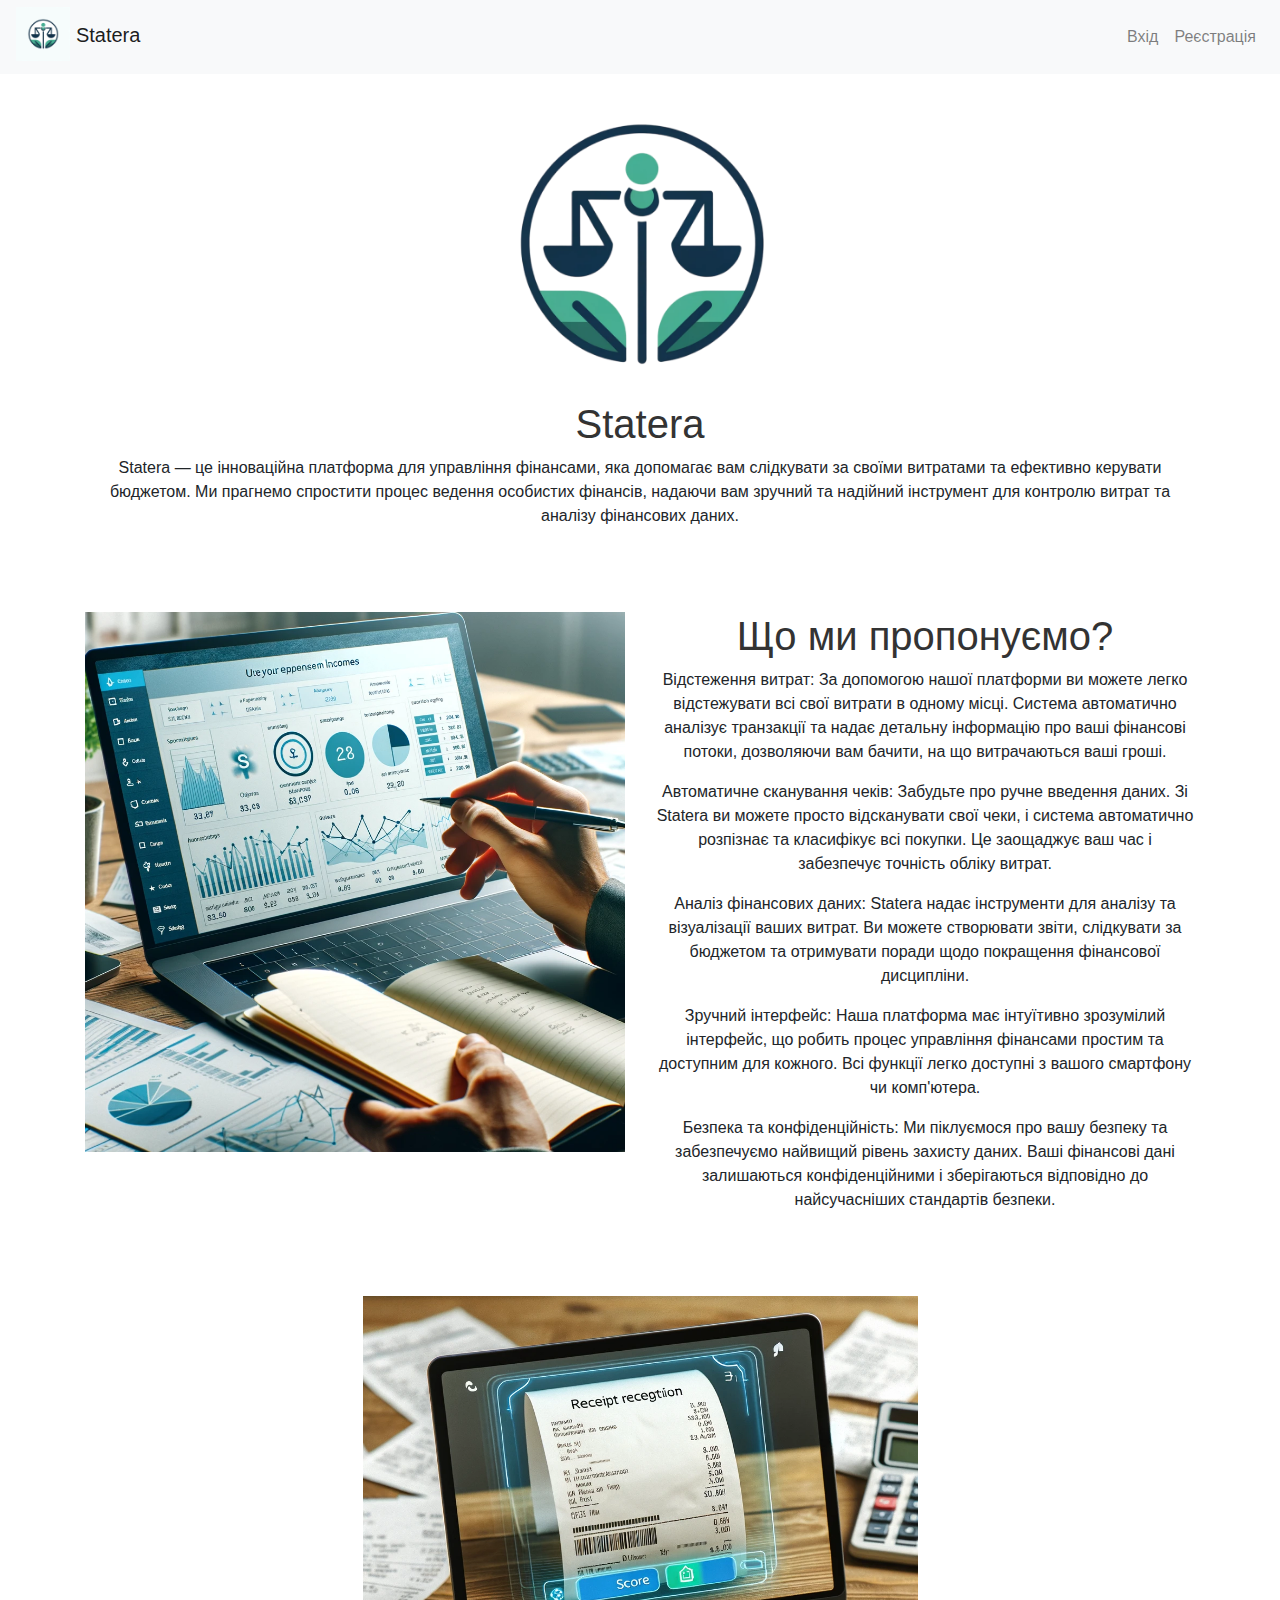
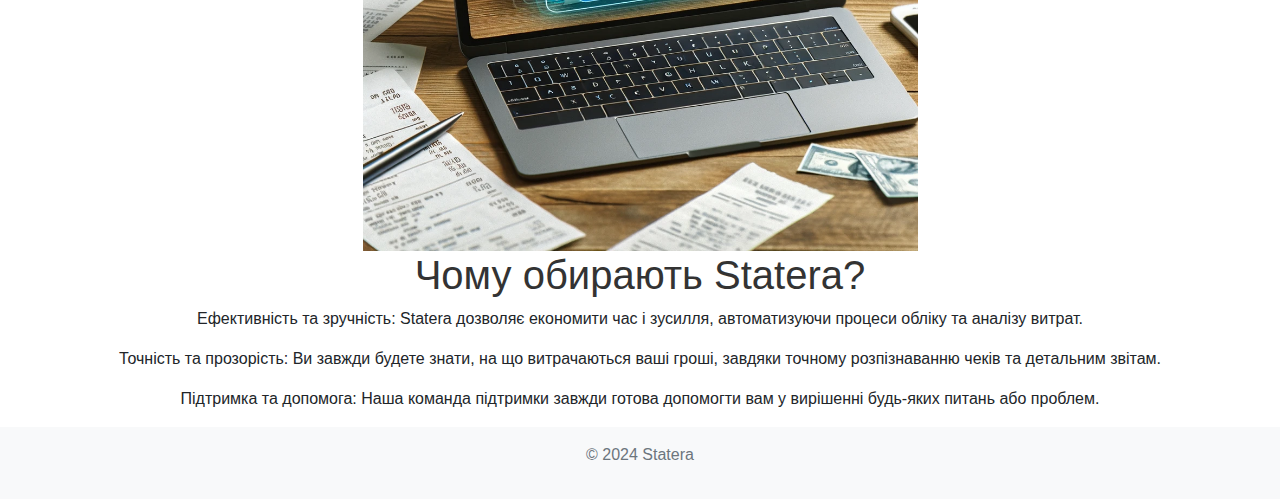
<file: front/vіews/index.html>
<!DOCTYPE html>
<html lang="en">
<head>
  <meta charset="UTF-8">
  <meta name="viewport" content="width=device-width, initial-scale=1.0">
  <title>Statera</title>
  <link rel="icon" href="img/logo.ico" type="image/x-icon">
  <!-- Bootstrap CSS -->
  <link href="https://stackpath.bootstrapcdn.com/bootstrap/4.5.2/css/bootstrap.min.css" rel="stylesheet">
  <link rel="stylesheet" href="css/styles.css">
</head>
<body>
  <nav class="navbar navbar-expand-lg navbar-light bg-light">
    <a class="navbar-brand" href="#">
      <img src="img/logo.webp" class="log" alt="">
      Statera</a>
    <button class="navbar-toggler" type="button" data-toggle="collapse" data-target="#navbarNav" aria-controls="navbarNav" aria-expanded="false" aria-label="Toggle navigation">
      <span class="navbar-toggler-icon"></span>
    </button>
    <div class="collapse navbar-collapse" id="navbarNav">
      <ul class="navbar-nav ml-auto">
        <li class="nav-item">
          <a class="nav-link" href="#" data-toggle="modal" data-target="#loginModal">Вхід</a>
        </li>
        <li class="nav-item">
          <a class="nav-link" href="#" data-toggle="modal" data-target="#registerModal">Реєстрація</a>
        </li>
      </ul>
    </div>
  </nav>

  <div class="container mt-5">
    <img src="img/logo.png" class="img1-center ltop" alt="">
    <div class="tex-1">
    <h1 class="text-center">Statera</h1>
    <p class="text-center">Statera — це інноваційна платформа для управління фінансами, яка допомагає вам слідкувати за своїми витратами та ефективно керувати бюджетом. Ми прагнемо спростити процес ведення особистих фінансів, надаючи вам зручний та надійний інструмент для контролю витрат та аналізу фінансових даних.</p>
    </div>
  </div>


  <div class="row">
    <div class="pop"></div>
  </div>

  <div class="container mt-5">
    <div class="row">
        <!-- Фото колонка -->
        <div class="col-12 col-lg-6 mb-3">
            <img src="img/img2.webp" class="img2 img-fluid" alt="Зображення">
        </div>

        <!-- Текст колонка -->
        <div class="col-12 col-lg-6">
            <div class="text">
                <h1 class="text">Що ми пропонуємо?</h1>
                <p class="text">Відстеження витрат: За допомогою нашої платформи ви можете легко відстежувати всі свої витрати в одному місці. Система автоматично аналізує транзакції та надає детальну інформацію про ваші фінансові потоки, дозволяючи вам бачити, на що витрачаються ваші гроші.</p>
                <p class="text">Автоматичне сканування чеків: Забудьте про ручне введення даних. Зі Statera ви можете просто відсканувати свої чеки, і система автоматично розпізнає та класифікує всі покупки. Це заощаджує ваш час і забезпечує точність обліку витрат.</p>
                <p class="text">Аналіз фінансових даних: Statera надає інструменти для аналізу та візуалізації ваших витрат. Ви можете створювати звіти, слідкувати за бюджетом та отримувати поради щодо покращення фінансової дисципліни.</p>
                <p class="text">Зручний інтерфейс: Наша платформа має інтуїтивно зрозумілий інтерфейс, що робить процес управління фінансами простим та доступним для кожного. Всі функції легко доступні з вашого смартфону чи комп'ютера.</p>
                <p class="text">Безпека та конфіденційність: Ми піклуємося про вашу безпеку та забезпечуємо найвищий рівень захисту даних. Ваші фінансові дані залишаються конфіденційними і зберігаються відповідно до найсучасніших стандартів безпеки.</p>
            </div>
        </div>
    </div>
</div>


<div class="row">
  <div class="pop"></div>
</div>

 
 <div class="container mt-5">
  <img src="img/img3.webp" class="img3 img-fluid" alt="Зображення">
    <div class="tex-3">
    <h1 class="text-center">Чому обирають Statera?</h1>
    <p class="text-center">Ефективність та зручність: Statera дозволяє економити час і зусилля, автоматизуючи процеси обліку та аналізу витрат.</p>
    <p class="text-center">Точність та прозорість: Ви завжди будете знати, на що витрачаються ваші гроші, завдяки точному розпізнаванню чеків та детальним звітам.</p>
    <p class="text-center">Підтримка та допомога: Наша команда підтримки завжди готова допомогти вам у вирішенні будь-яких питань або проблем.</p>
    </div>
  </div>





  <!-- Login Modal -->
  <div class="modal fade" id="loginModal" tabindex="-1" aria-labelledby="loginModalLabel" aria-hidden="true">
    <div class="modal-dialog modal-dialog-centered">
      <div class="modal-content">
        <div class="modal-header">
          <h5 class="modal-title" id="loginModalLabel">Вхід</h5>
          <button type="button" class="close" data-dismiss="modal" aria-label="Close">
            <span aria-hidden="true">&times;</span>
          </button>
        </div>
        <div class="modal-body">
          <form id="login-form">
            <div class="form-group">
              <label for="loginUsername">Ім'я користувача або Email</label>
              <input type="text" class="form-control" id="loginUsername" required>
            </div>
            <div class="form-group">
              <label for="loginPassword">Пароль</label>
              <input type="password" class="form-control" id="loginPassword" required>
            </div>
            <div id="loginError" class="text-danger"></div>
            <button type="submit"  class="btn btn-primary">Вхід</button>
          </form>
        </div>
      </div>
    </div>
  </div>

  <!-- Register Modal -->
  <div class="modal fade" id="registerModal" tabindex="-1" aria-labelledby="registerModalLabel" aria-hidden="true">
    <div class="modal-dialog modal-dialog-centered">
      <div class="modal-content">
        <div class="modal-header">
          <h5 class="modal-title" id="registerModalLabel">Реєстрація</h5>
          <button type="button" class="close" data-dismiss="modal" aria-label="Close">
            <span aria-hidden="true">&times;</span>
          </button>
        </div>
        <div class="modal-body">
          <form id="register-form">
            <div class="form-group">
              <label for="registerUsername">Ім'я користувача</label>
              <input type="text" class="form-control" id="registerUsername" required>
            </div>
            <div class="form-group">
              <label for="registerEmail">Електронна пошта</label>
              <input type="email" class="form-control" id="registerEmail" required>
            </div>
            <div class="form-group">
              <label for="registerPassword">Пароль</label>
              <input type="password" class="form-control" id="registerPassword" required>
            </div>
            <button type="submit" class="btn btn-primary">Реєстрація</button>
          </form>
        </div>
      </div>
    </div>
  </div>

  <footer class=" bg-light text-center py-3">
    <div class="container">
      <p class="text-muted">&copy; 2024 Statera</p>
    </div>
  </footer>
  <!-- Bootstrap JS, Popper.js, and jQuery -->
  <script src="https://code.jquery.com/jquery-3.5.1.slim.min.js"></script>
  <script src="https://cdn.jsdelivr.net/npm/@popperjs/core@2.5.4/dist/umd/popper.min.js"></script>
  <script src="https://stackpath.bootstrapcdn.com/bootstrap/4.5.2/js/bootstrap.min.js"></script>
  <script src="js/main.js"></script>
</body>
</html>
</file>
<file: front/vіews/css/styles.css>
body {
  font-family: Arial, sans-serif;
  
}

h1, h2 {
  color: #333;
}

.footer {
  background-color: #f8f9fa;
  position: fixed;
  width: 100%;
  bottom: 0;
}

.sidebar-heading {
  font-size: 1.5em;
  font-weight: bold;
  text-align: center;
  margin-bottom: 1rem;
}

.sidebar {
  height: 100vh;
  position: fixed;
  top: 0;
  left: 0;
  padding-top: 20px;
}

.nav-link {
  color: #333;
}

.nav-link.active {
  background-color: #007bff;
  color: white;
}

/* .img-fluid {
  max-width: 150px;
  height: auto;
} */

.main-content {
  margin-left: 250px; /* Adjust as per the sidebar width */
}

.card-img-top {
  width: 100%;
  height: auto;
  object-fit: cover;
}

#history-buttons {
  display: flex;
  justify-content: flex-start;
  gap: 10px;
  margin-bottom: 10px;
}

.products {
  display: flex;
}

.products ul {
  list-style: none;
  margin: 0;
  padding: 0;
  border: 1px solid;
}

.products ul + ul {
  margin-left: -1px;
}

.products li {
  padding: 4px 9px;
}

.products li + li {
  border-top: 1px solid;
  border-bottom: 1px solid;
  margin-bottom: -1px;
  display: flex;
  justify-content: space-between;
}

.products span {
  padding-left: 10px;
}

.productss-table {
  margin-top: 25px;
  width: 90%;
}

.productss-table tr:first-child {
    background: #007bff;
    color: white;
}

.productss-table td,
.productss-table th {
  border: 1px solid rgb(168, 168, 168);
  padding: 5px 10px;
}

.dates-wrapper {
  display: flex;
}

.dates-wrapper p {
  margin-right: 10px;
}

div#content {
  padding-bottom: 90px;
}

.log{
  width: 5%;
  height: 5%;
  margin-top: -6px;
}

.container {
  text-align: center;

}

.ltop{
  margin-top: -9%;
}

.pop{
  width: auto;
  height: 20px;
}

.tex-1{
  margin-top: -6%;
}

.img1-center {
  width: 40%;
  height: auto; /* Збереження пропорцій */
  display: inline-block;

}
.foto{
  display: flex;
  justify-content: center; /* Центрує по горизонталі */
  

}

.img2 {
  width: 100%; /* Ширина зображення 100% від контейнера */
  height: auto; /* Збереження пропорцій */
  display: block; /* Дозволяє центрувати через margin */
  margin: 0 auto; /* Центрування */
}

.img3 {
  width: 50%; /* Ширина зображення 100% від контейнера */
  height: auto; /* Збереження пропорцій */
  display: block; /* Дозволяє центрувати через margin */
  margin: 0 auto; /* Центрування */
}

@media (max-width: 991.98px) { /* Для екранів менше 992px */
 
  .img2 {
    width: 60%; /* Зміна розміру зображення для меншого екрану */
    margin-bottom: 20px; /* Відступ знизу */
  }
}

@media (min-width: 992px) { /* Для екрану від 992px і більше */
  .img2 {
    width: auto; /* Автоматична ширина для великих екранів */
  }
}

#excelDataTable {
  width: 100%;
  border-collapse: collapse;
  margin-top: 20px;
}

#excelDataTable td, #excelDataTable th {
  border: 1px solid #ddd;
  padding: 8px;
  text-align: center;
}

#excelDataTable tr:nth-child(even) {
  background-color: #f2f2f2;
}

#excelDataTable th {
  background-color: #007281;
  color: white;
}

.pj{
  display: flex
}
/*
*/

/* Основні стилі для фону та центрування спливаючого вікна */

.open-popup-btn {
  background-color: #007bff;; /* Яскравий блакитний колір */
  color: white;
  border: none;
  padding: 10px 20px;
  border-radius: 30px; /* Круглі кути */
  font-size: 16px;
  font-weight: bold;
  text-align: center;
  text-decoration: none;
  display: inline-block;
  cursor: pointer;
  transition: background-color 0.3s ease;
}

.open-popup-btn:hover {
  background-color: #0097A7; /* Темніший відтінок для ефекту наведення */
}

.popup {
  display: none; /* Приховуємо спочатку */
  position: fixed;
  top: 0;
  left: 0;
  width: 100%;
  height: 100%;
  background-color: rgba(0, 0, 0, 0.5);
  justify-content: center;
  align-items: center;
  z-index: 1000;
}

.popup-content {
  background-color: white;
  padding: 20px;
  border-radius: 8px;
  box-shadow: 0 4px 8px rgba(0, 0, 0, 0.1);
  width: 400px;
  height: 500px;
  text-align: center;
  position: relative;
}

.close-btn {
  position: absolute;
  top: 10px;
  right: 10px;
  background: none;
  border: none;
  font-size: 16px;
  cursor: pointer;
}

.header {
  margin-top: 0;
}

.photo-area {
  width: 100%;
  height: 65%;
  background-color: #f0f0f0;
  border: 1px dashed #ccc;
  margin-bottom: 15px;
  display: flex;
  justify-content: center;
  align-items: center;
  color: #999;
  overflow: hidden;
 
}

.pzz{
  text-align: right;

}

.pz{
  position: absolute; 
  position: fixed;
}
</file>
